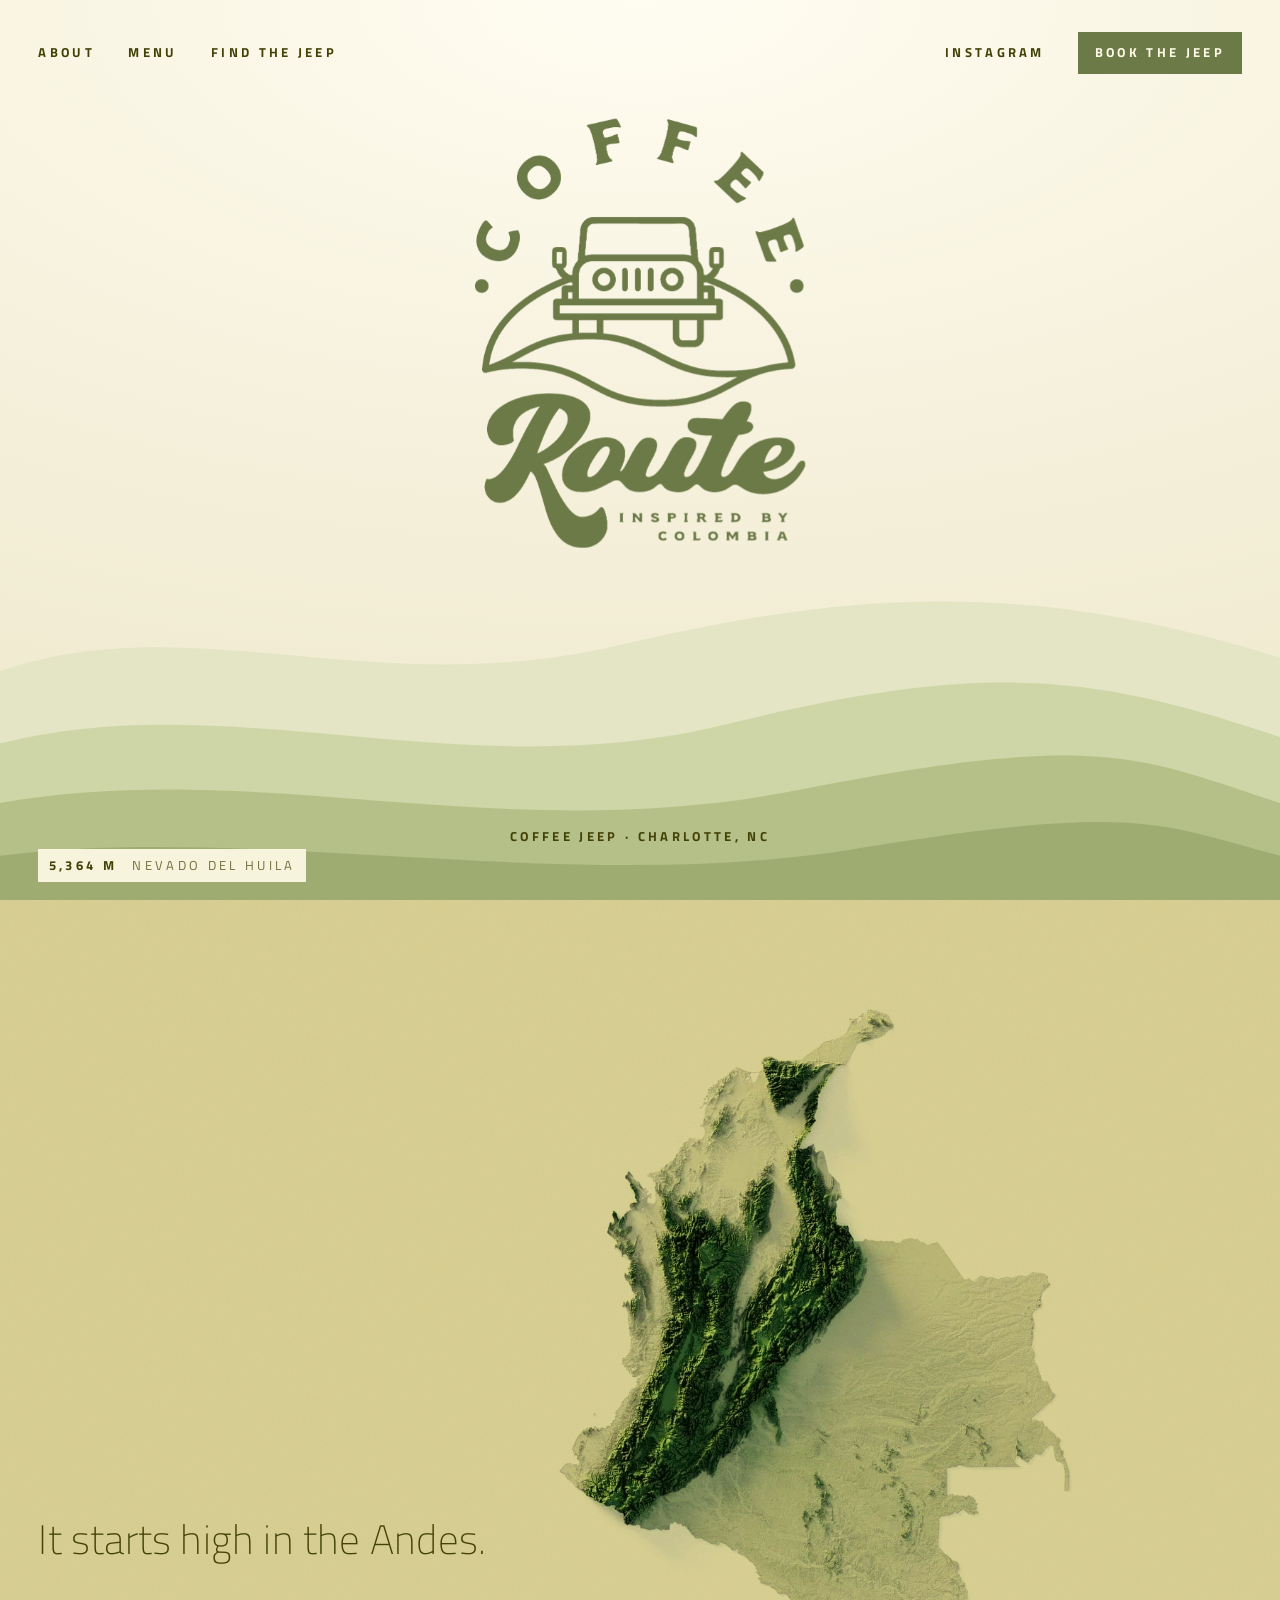
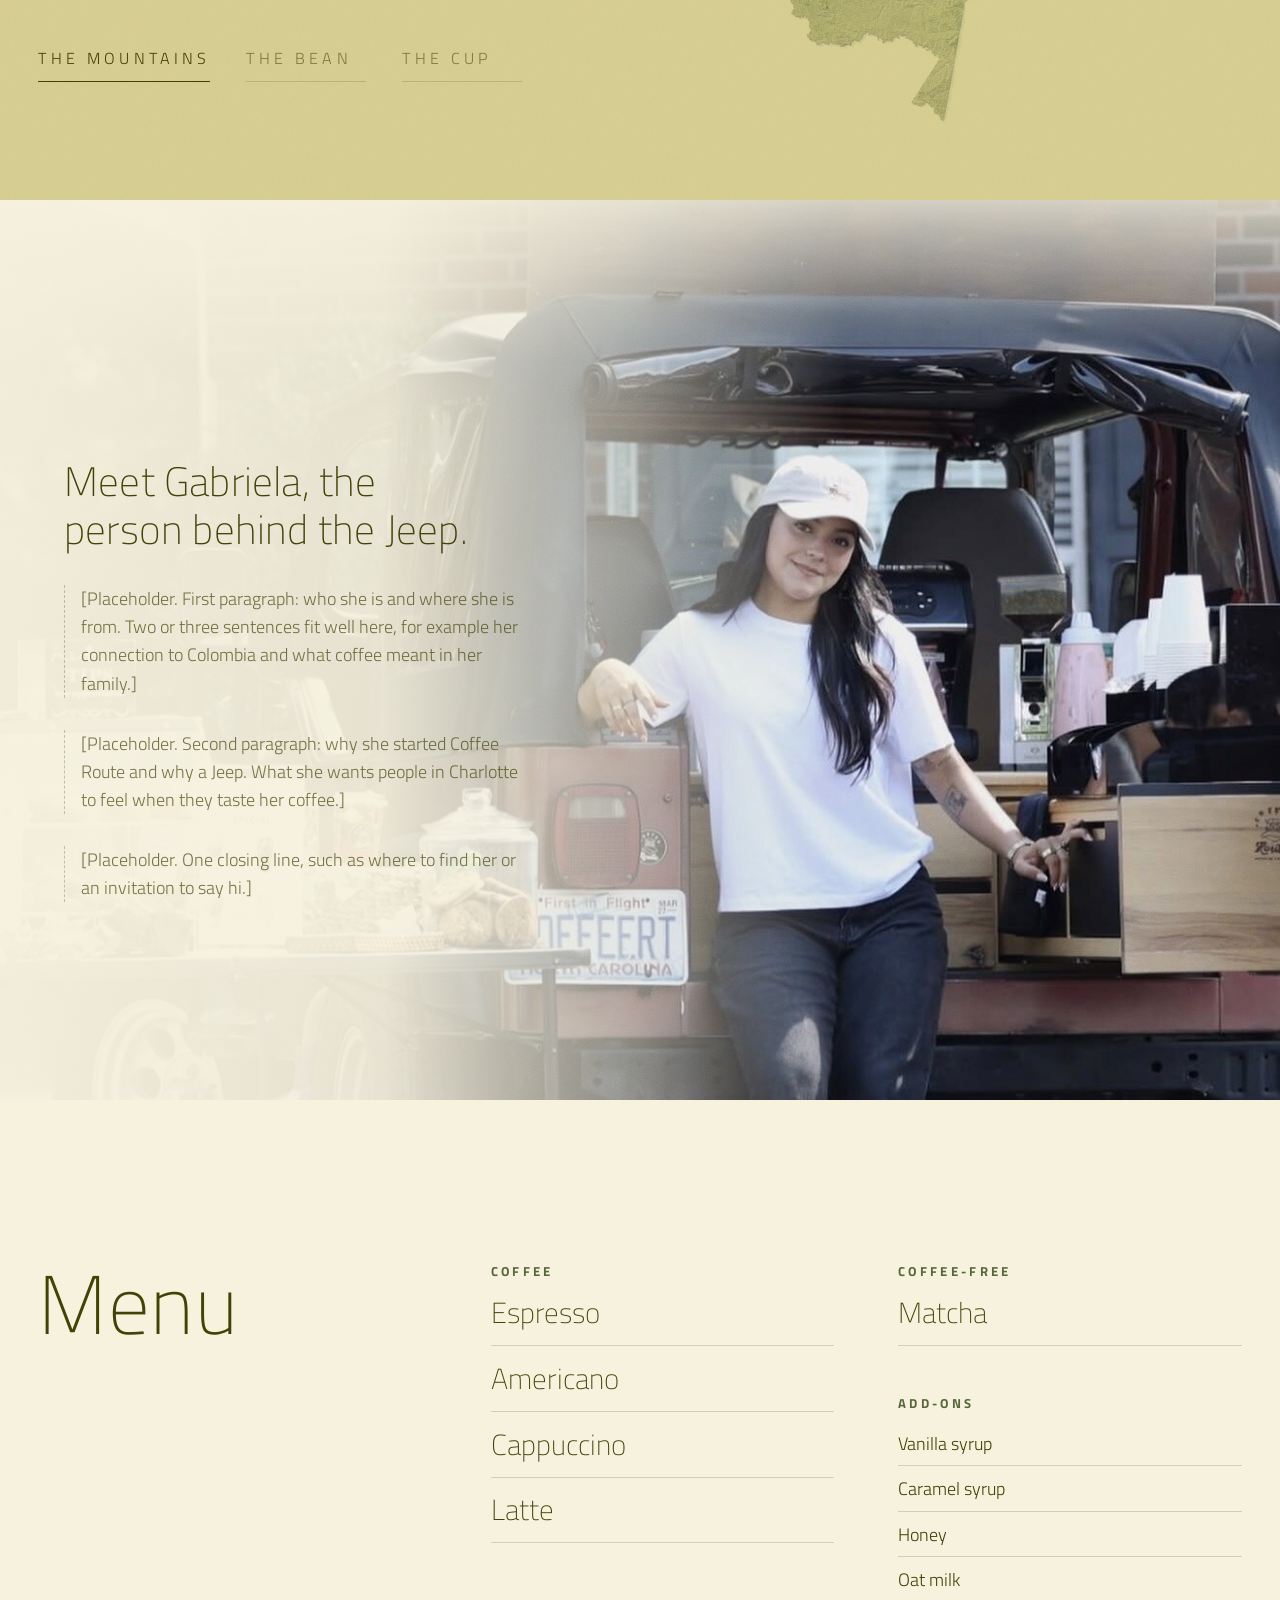
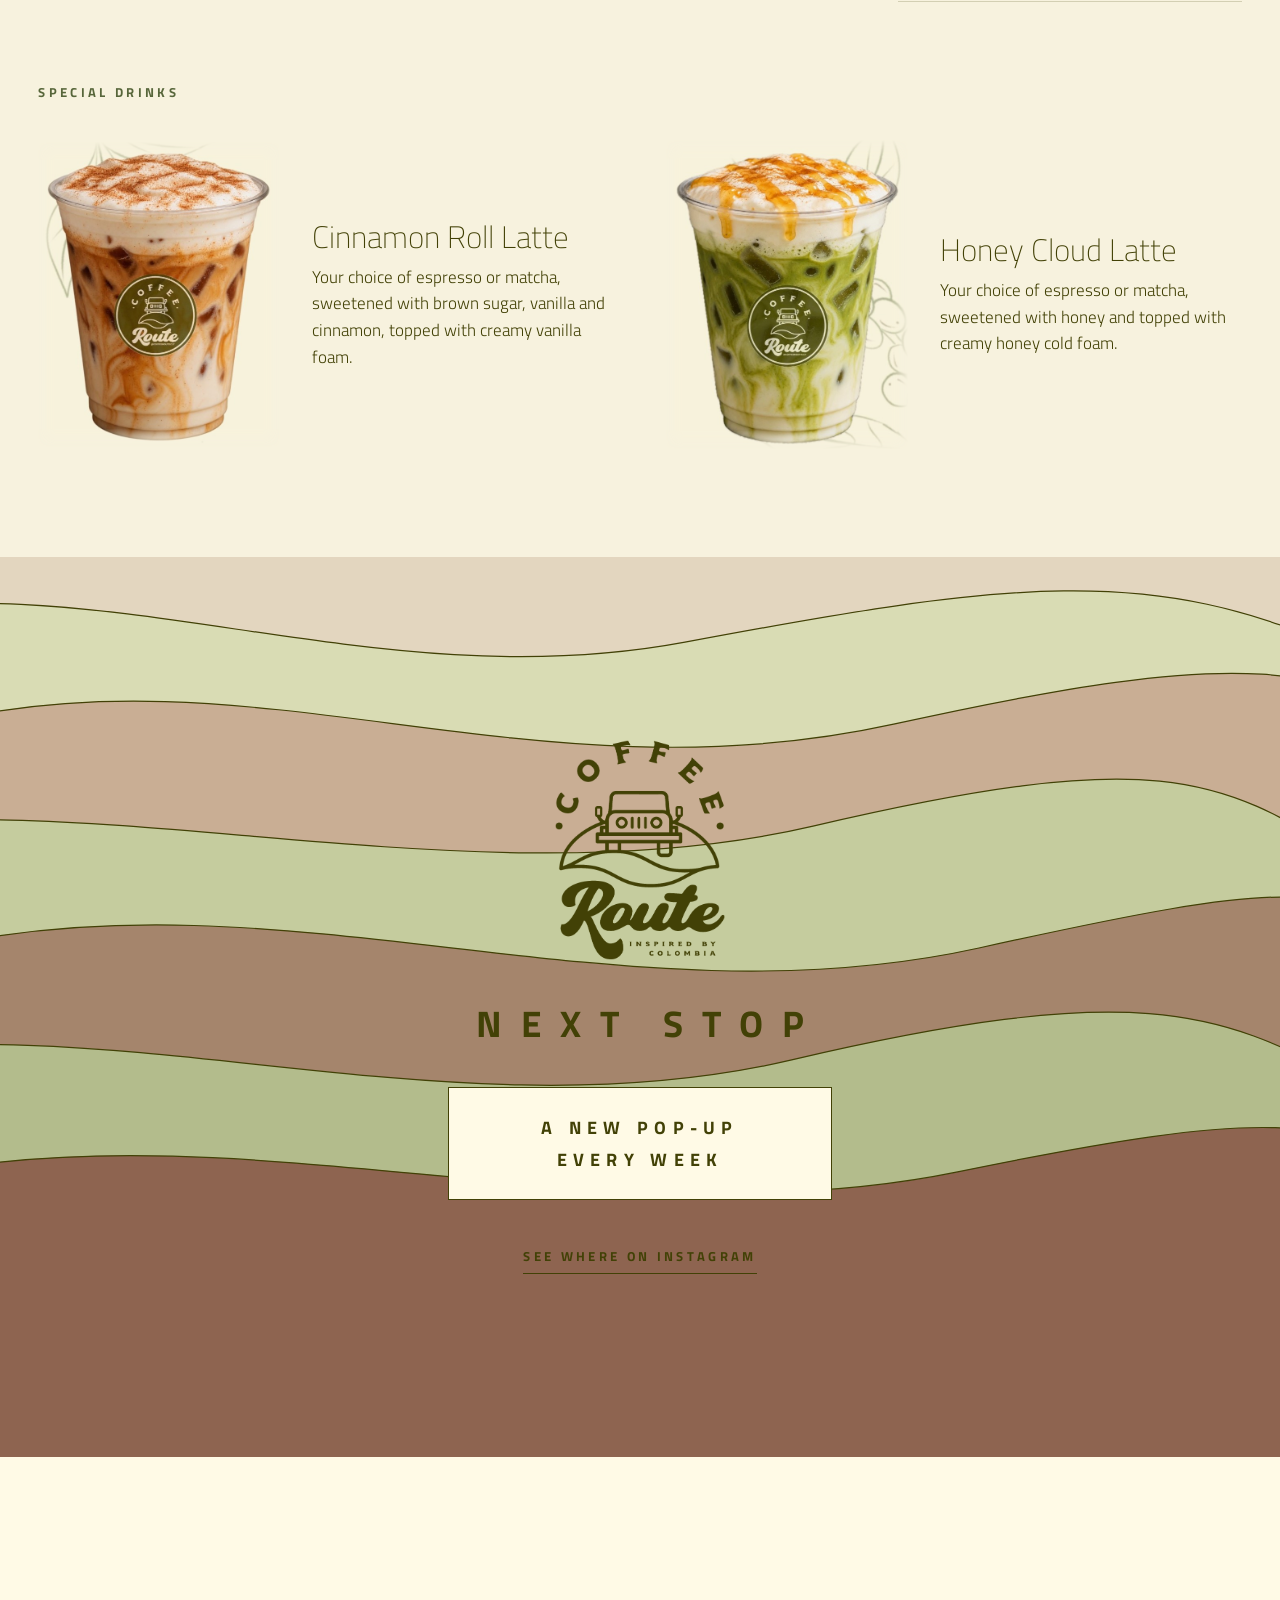
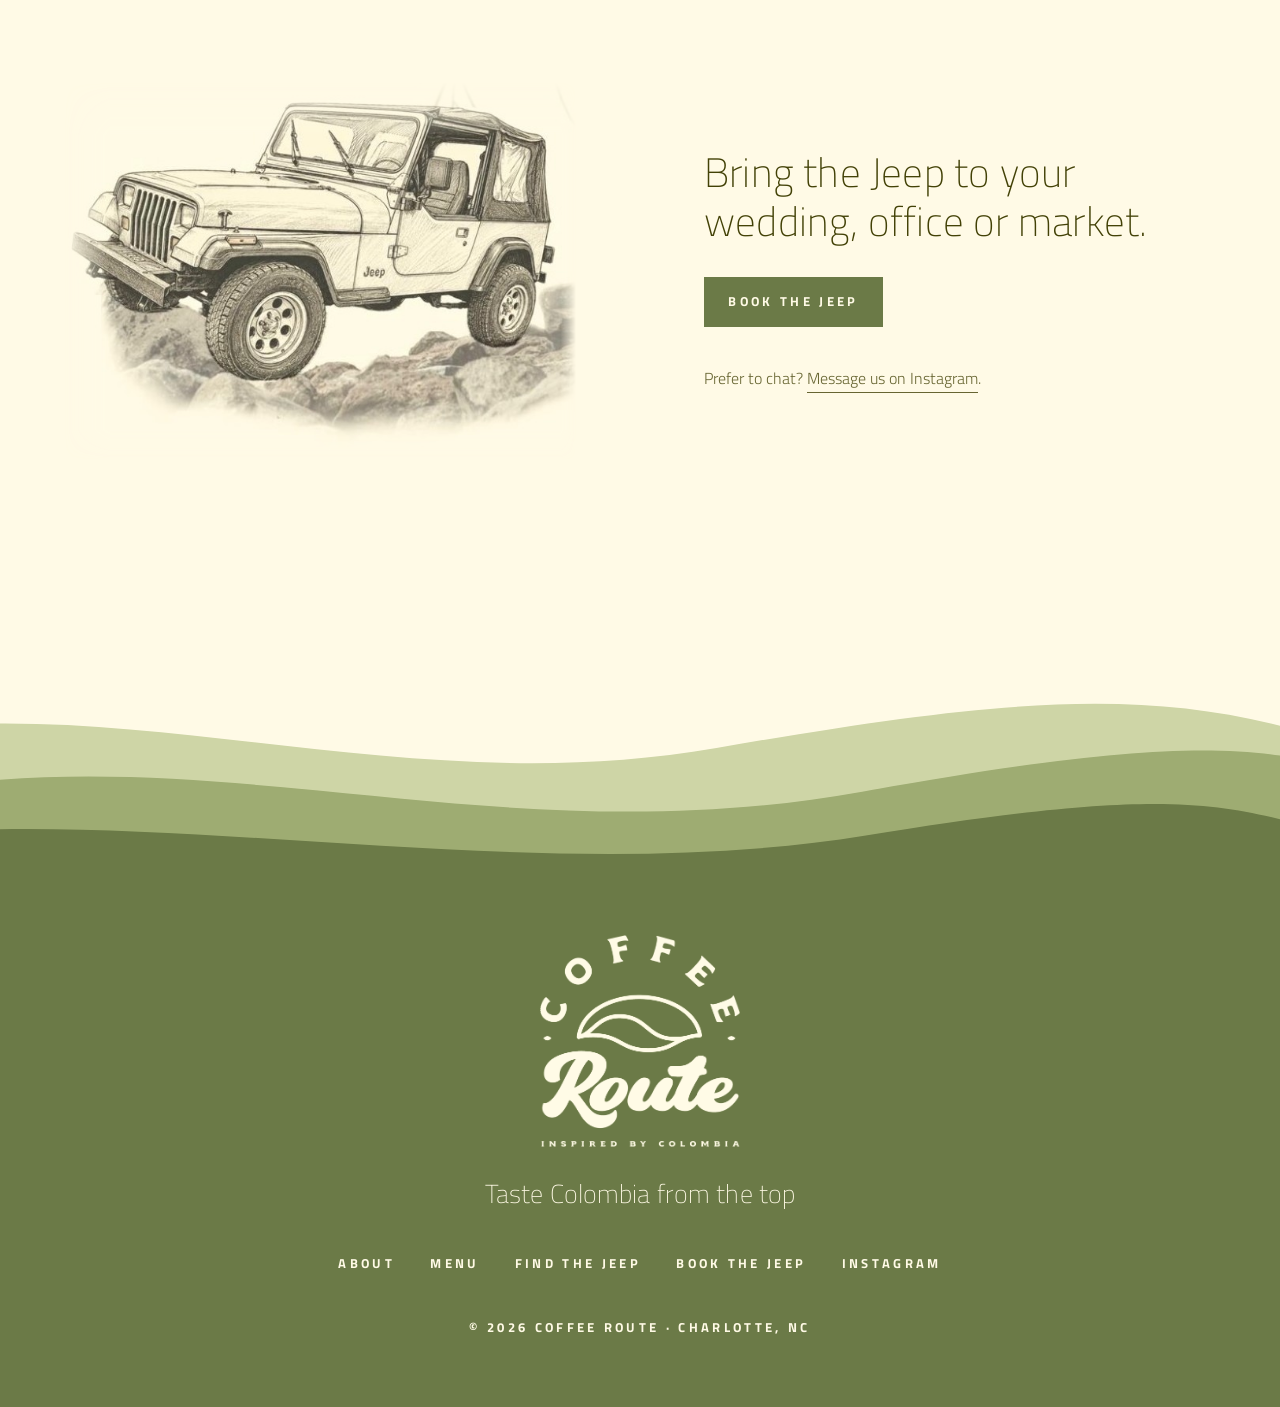
<file: index.html>
<!doctype html>
<html lang="en">
<head>
<meta charset="utf-8">
<meta name="viewport" content="width=device-width, initial-scale=1">
<title>Coffee Route — Taste Colombia From The Top</title>
<meta name="description" content="Coffee Route is a Colombian coffee Jeep popping up around Charlotte, NC. Follow the pop-ups or book the Jeep for your event.">
<meta property="og:title" content="Coffee Route — Taste Colombia From The Top">
<meta property="og:description" content="A Colombian coffee Jeep on the road in Charlotte, NC.">
<meta property="og:image" content="assets/photo-007.jpg">
<meta name="theme-color" content="#F7F2DE">
<link rel="icon" type="image/png" href="assets/logo-jeep-olive.png">
<link rel="preconnect" href="https://fonts.googleapis.com">
<link rel="preconnect" href="https://fonts.gstatic.com" crossorigin>
<link href="https://fonts.googleapis.com/css2?family=Titillium+Web:wght@200;300;400;600;700&display=swap" rel="stylesheet">
<link rel="stylesheet" href="styles.css">
</head>
<body>

<!-- Tiny fixed nav -->
<header class="nav" id="nav">
  <div class="l"><a class="label" href="#about">About</a><a class="label" href="#menu">Menu</a><a class="label" href="#find">Find<span class="wide"> the Jeep</span></a></div>
  <a class="mark" href="#top" aria-label="Coffee Route, back to top"><img class="c" src="assets/logo-jeep-cream.png" alt=""><img class="o" src="assets/logo-jeep-green.png" alt=""></a>
  <div class="r"><a class="label ig-top" href="https://www.instagram.com/coffeerouteclt/" target="_blank" rel="noopener" aria-label="Instagram"><svg class="ico" viewBox="0 0 24 24" fill="none" stroke="currentColor" stroke-width="1.8" aria-hidden="true"><rect x="3" y="3" width="18" height="18" rx="5"/><circle cx="12" cy="12" r="4.2"/><circle cx="17.3" cy="6.7" r="1" fill="currentColor" stroke="none"/></svg><span class="wide">Instagram</span></a><a class="label cta" href="book.html">Book<span class="wide"> the Jeep</span></a></div>
</header>

<!-- Altitude reading: falls from the peak to Charlotte as you scroll -->
<div class="alt label" aria-hidden="true"><b id="alt-n">5,364 m</b><span id="alt-p">Nevado del Huila</span></div>

<main id="top">

<!-- 1. HERO -->
<section class="hero" data-tone="light">
  <h1 class="logo-wrap"><img class="logo" src="assets/logo-jeep-green.png" alt="Coffee Route. Inspired by Colombia." width="935" height="1212"></h1>
  <div class="ridges" aria-hidden="true">
    <svg data-speed=".10" viewBox="0 0 1440 600" preserveAspectRatio="none"><path d="M0 250 C 220 150, 420 300, 700 210 S 1180 120, 1440 230 V600 H0Z" fill="#E3E5C4"/></svg>
    <svg data-speed=".18" viewBox="0 0 1440 600" preserveAspectRatio="none"><path d="M0 360 C 260 270, 520 430, 820 330 S 1240 260, 1440 350 V600 H0Z" fill="#CED5A6"/></svg>
    <svg data-speed=".28" viewBox="0 0 1440 600" preserveAspectRatio="none"><path d="M0 450 C 300 380, 560 520, 900 430 S 1280 380, 1440 450 V600 H0Z" fill="#B4C088"/></svg>
    <svg data-speed=".40" viewBox="0 0 1440 600" preserveAspectRatio="none"><path d="M0 530 C 280 480, 640 590, 960 520 S 1300 480, 1440 530 V600 H0Z" fill="#9EAC72"/></svg>
  </div>
  <p class="what label">Coffee Jeep · Charlotte, NC</p>
</section>

<!-- 3. STORY -->
<section class="scene story grain pale" id="story" data-tone="light">
  <div class="slide map on"><img src="assets/photo-map.jpg" alt="Relief map of Colombia's mountain ranges"></div>
  <div class="slide"><img src="assets/photo-beans.jpg" alt="Roasted coffee beans" loading="lazy"></div>
  <div class="slide"><img src="assets/photo-007.jpg" alt="A hand reaching for a Coffee Route latte" loading="lazy"></div>
  <div class="cap">
    <p class="line" id="story-line" aria-live="polite">It starts high in the Andes.</p>
    <div class="tabs" role="tablist" aria-label="Our story">
      <button class="label" role="tab" aria-selected="true"  data-line="It starts high in the Andes."><span class="wide">The </span>mountains</button>
      <button class="label" role="tab" aria-selected="false" data-line="Every bean carries its valleys and climates, warm and cold, humid and dry."><span class="wide">The </span>bean</button>
      <button class="label" role="tab" aria-selected="false" data-line="And it ends in your hand, wherever the route takes us."><span class="wide">The </span>cup</button>
    </div>
  </div>
</section>

<!-- ABOUT -->
<!-- TODO: replace the placeholder text (class "todo") with her real story. -->
<section class="events about" id="about" data-tone="light">
  <div class="pic grain"><img src="assets/photo-owner.jpg" alt="Gabriela, the owner of Coffee Route, leaning on the back of the coffee Jeep, with the espresso bar behind her" loading="lazy"></div>
  <div class="txt">
    <p class="line">Meet Gabriela, the person behind the Jeep.</p>
    <p class="todo">[Placeholder. First paragraph: who she is and where she is from. Two or three sentences fit well here, for example her connection to Colombia and what coffee meant in her family.]</p>
    <p class="todo">[Placeholder. Second paragraph: why she started Coffee Route and why a Jeep. What she wants people in Charlotte to feel when they taste her coffee.]</p>
    <p class="todo">[Placeholder. One closing line, such as where to find her or an invitation to say hi.]</p>
  </div>
</section>

<!-- 4. MENU -->
<!-- Items come from the owner's own menu. She asked for no prices on the site. -->
<section class="menu" id="menu" data-tone="light">
  <div class="head"><h2 class="line">Menu</h2></div>
  <div class="lists">
    <div class="group">
      <h3 class="label">Coffee</h3>
      <ul><li>Espresso</li><li>Americano</li><li>Cappuccino</li><li>Latte</li></ul>
    </div>
    <div class="col">
      <div class="group">
        <h3 class="label">Coffee-free</h3>
        <ul><li>Matcha</li></ul>
      </div>
      <div class="group small">
        <h3 class="label">Add-ons</h3>
        <ul><li>Vanilla syrup</li><li>Caramel syrup</li><li>Honey</li><li>Oat milk</li></ul>
      </div>
    </div>
  </div>
  <div class="specials">
    <h3 class="label">Special drinks</h3>
    <article class="special">
      <img src="assets/drink-cinnamon.jpg" alt="Iced Cinnamon Roll Latte with vanilla foam and cinnamon on top" loading="lazy" width="590" height="745">
      <div><h4>Cinnamon Roll Latte</h4><p>Your choice of espresso or matcha, sweetened with brown sugar, vanilla and cinnamon, topped with creamy vanilla foam.</p></div>
    </article>
    <article class="special">
      <img src="assets/drink-honey.jpg" alt="Iced matcha Honey Cloud Latte with honey drizzled over the foam" loading="lazy" width="600" height="765">
      <div><h4>Honey Cloud Latte</h4><p>Your choice of espresso or matcha, sweetened with honey and topped with creamy honey cold foam.</p></div>
    </article>
  </div>
</section>

<!-- 5. NEXT STOP (the brand poster) -->
<section class="stop" id="find" data-tone="light">
  <svg class="waves" viewBox="0 0 1440 900" preserveAspectRatio="none" aria-hidden="true">
    <path d="M0 90 C 260 20, 520 170, 820 110 S 1260 30, 1440 120 V1500 H0Z" fill="#D9DCB4" stroke="#424106" stroke-width="1.2" vector-effect="non-scaling-stroke"/>
    <path d="M0 220 C 300 140, 560 300, 900 220 S 1300 160, 1440 240 V1500 H0Z" fill="#C9AE94" stroke="#424106" stroke-width="1.2" vector-effect="non-scaling-stroke"/>
    <path d="M0 360 C 240 300, 620 430, 940 350 S 1320 300, 1440 380 V1500 H0Z" fill="#C5CC9E" stroke="#424106" stroke-width="1.2" vector-effect="non-scaling-stroke"/>
    <path d="M0 500 C 330 420, 640 580, 980 500 S 1300 440, 1440 520 V1500 H0Z" fill="#A5856C" stroke="#424106" stroke-width="1.2" vector-effect="non-scaling-stroke"/>
    <path d="M0 640 C 280 580, 600 720, 920 640 S 1320 590, 1440 660 V1500 H0Z" fill="#B3BC8C" stroke="#424106" stroke-width="1.2" vector-effect="non-scaling-stroke"/>
    <path d="M0 780 C 300 720, 640 850, 960 780 S 1300 730, 1440 790 V1500 H0Z" fill="#8E6450" stroke="#424106" stroke-width="1.2" vector-effect="non-scaling-stroke"/>
  </svg>
  <div class="in">
    <img class="jeep" src="assets/logo-jeep-olive.png" alt="">
    <h2 class="next">Next stop</h2>
    <p class="where">A new pop-up<br>every week</p>
    <a class="label ig" href="https://www.instagram.com/coffeerouteclt/" target="_blank" rel="noopener">See where on Instagram</a>
  </div>
</section>

<!-- 6. BOOK THE JEEP (the form itself lives on book.html) -->
<section class="events" id="events" data-tone="light">
  <div class="pic sketch"><img src="assets/jeep-sketch.jpg" alt="Pencil drawing of the Coffee Route Jeep on rocky ground" loading="lazy" width="650" height="480"></div>
  <div class="txt">
    <p class="line">Bring the Jeep to your wedding, office or market.</p>
    <a class="go label" href="book.html">Book the Jeep</a>
    <p class="alt-contact">Prefer to chat? <a href="https://www.instagram.com/coffeerouteclt/" target="_blank" rel="noopener">Message us on Instagram</a>.</p>
  </div>
</section>

</main>

<!-- 7. FOOTER -->
<footer>
  <svg viewBox="0 0 1440 220" preserveAspectRatio="none" aria-hidden="true">
    <path d="M0 60 C 260 0, 520 130, 820 70 S 1260 0, 1440 80 V520 H0Z" fill="#CED5A6"/>
    <path d="M0 120 C 300 60, 560 190, 900 120 S 1300 70, 1440 130 V520 H0Z" fill="#9EAC72"/>
    <path d="M0 175 C 280 130, 640 230, 960 170 S 1300 140, 1440 180 V1400 H0Z" fill="#6B7A47"/>
  </svg>
  <div class="in">
    <img class="logo" src="assets/logo-cream.png" alt="Coffee Route. Inspired by Colombia.">
    <p class="line slogan">Taste Colombia from the top</p>
    <nav aria-label="Footer">
      <a class="label" href="#about">About</a>
      <a class="label" href="#menu">Menu</a>
      <a class="label" href="#find">Find the Jeep</a>
      <a class="label" href="book.html">Book the Jeep</a>
      <a class="label" href="https://www.instagram.com/coffeerouteclt/" target="_blank" rel="noopener">Instagram</a>
    </nav>
    <p class="label">© <span id="yr"></span> Coffee Route · Charlotte, NC</p>
  </div>
</footer>

<script>
  document.getElementById('yr').textContent = new Date().getFullYear();

  // Altitude: Nevado del Huila (5,364 m) at the top of the page, Charlotte (229 m) at the bottom.
  const TOP = 5364, BOTTOM = 229;
  const altN = document.getElementById('alt-n'), altP = document.getElementById('alt-p');
  const nav = document.getElementById('nav');
  const ridges = [...document.querySelectorAll('.ridges svg')];
  const stop = document.getElementById('find'), waves = [...stop.querySelectorAll('.waves path')];
  // The first screen's scroll motion runs in CSS where the browser supports it (smooth on phones).
  // This script only moves the hills on mouse devices that lack that support.
  const cssScroll = CSS.supports('animation-timeline: scroll()');
  const mouse = matchMedia('(hover: hover) and (pointer: fine)').matches;
  const still = matchMedia('(prefers-reduced-motion: reduce)').matches;
  const altEl = document.querySelector('.alt');
  const toneAt = y => [...document.querySelectorAll('[data-tone="light"]')].some(el => { const r = el.getBoundingClientRect(); return r.top <= y && r.bottom > y; });
  let ticking = false;
  function frame(){
    ticking = false;
    const max = document.documentElement.scrollHeight - innerHeight;
    const t = max > 0 ? Math.min(1, Math.max(0, scrollY / max)) : 0;
    const m = Math.round(TOP - (TOP - BOTTOM) * t);
    altN.textContent = m.toLocaleString('en-US') + ' m';
    altP.textContent = t < .04 ? 'Nevado del Huila' : t > .96 ? 'Charlotte, NC' : 'Descending';
    nav.classList.toggle('past', scrollY > innerHeight * .6);
    nav.classList.toggle('light', toneAt(34));
    altEl.classList.toggle('light', toneAt(innerHeight - 28));
    // On phones the altitude chip steps aside wherever it would sit on top of text
    const overText = [...document.querySelectorAll('.about .txt > *, .menu, #events .txt, footer .in')].some(el => { const r = el.getBoundingClientRect(); return r.top < innerHeight - 8 && r.bottom > innerHeight - 60; });
    altEl.classList.toggle('away', overText);
    // Next Stop poster: each wavy layer drifts at its own speed while the section is on screen
    if (!still) {
      const r = stop.getBoundingClientRect();
      if (r.bottom > 0 && r.top < innerHeight) {
        const t = (r.top + r.height / 2 - innerHeight / 2) / innerHeight;   // 1 entering, 0 centered, -1 leaving
        waves.forEach((w, i) => w.setAttribute('transform', `translate(${(t * (i % 2 ? -1 : 1) * 70).toFixed(1)} ${(t * (30 + i * 34)).toFixed(1)})`));
      }
    }
    if (!still && !cssScroll && mouse && scrollY < innerHeight * 1.2)
      ridges.forEach(r => r.style.transform = `translateY(${scrollY * parseFloat(r.dataset.speed)}px)`);
  }
  addEventListener('scroll', () => { if (!ticking) { ticking = true; requestAnimationFrame(frame); } }, {passive:true});
  addEventListener('resize', frame);
  frame();

  // Story tabs: tap one, or let them play. The line under the current tab fills up, then the next slide shows.
  const story = document.getElementById('story');
  const tabs = [...document.querySelectorAll('.tabs button')];
  const slides = [...document.querySelectorAll('.story .slide')];
  const line = document.getElementById('story-line');
  function showSlide(i) {
    tabs.forEach((x, j) => x.setAttribute('aria-selected', j === i));
    slides.forEach((s, j) => s.classList.toggle('on', j === i));
    story.classList.toggle('pale', i === 0);                    // the map slide is pale, the photo slides are dark
    if (i === 0) story.dataset.tone = 'light'; else delete story.dataset.tone;
    line.textContent = tabs[i].dataset.line;
    frame();
  }
  tabs.forEach((b, i) => {
    b.addEventListener('click', () => showSlide(i));
    b.addEventListener('animationend', () => showSlide((i + 1) % tabs.length));   // timer line is full: next slide
  });
  // Only play while the story is on screen, and never for visitors who ask for reduced motion
  if (!still) new IntersectionObserver(es => story.classList.toggle('playing', es[0].isIntersecting), {threshold: .5}).observe(story);

  // Footer waves drift as the footer scrolls into view (off for visitors who ask for reduced motion)
  (() => {
    const svg = document.querySelector('footer svg'), layers = [...svg.querySelectorAll('path')];
    if (matchMedia('(prefers-reduced-motion: reduce)').matches) return;
    let queued = false;
    const move = () => {
      queued = false;
      const r = svg.getBoundingClientRect();
      if (r.bottom < 0 || r.top > innerHeight) return;
      const t = (r.top + r.height / 2 - innerHeight / 2) / innerHeight;   // about .5 when entering, falling as you scroll on
      layers.forEach((l, i) => l.setAttribute('transform', `translate(${(t * (i % 2 ? -1 : 1) * 150).toFixed(1)} ${(t * (12 + i * 16)).toFixed(1)})`));
    };
    addEventListener('scroll', () => { if (!queued) { queued = true; requestAnimationFrame(move); } }, {passive: true});
    addEventListener('resize', move);
    move();
  })();
</script>
</body>
</html>
</file>
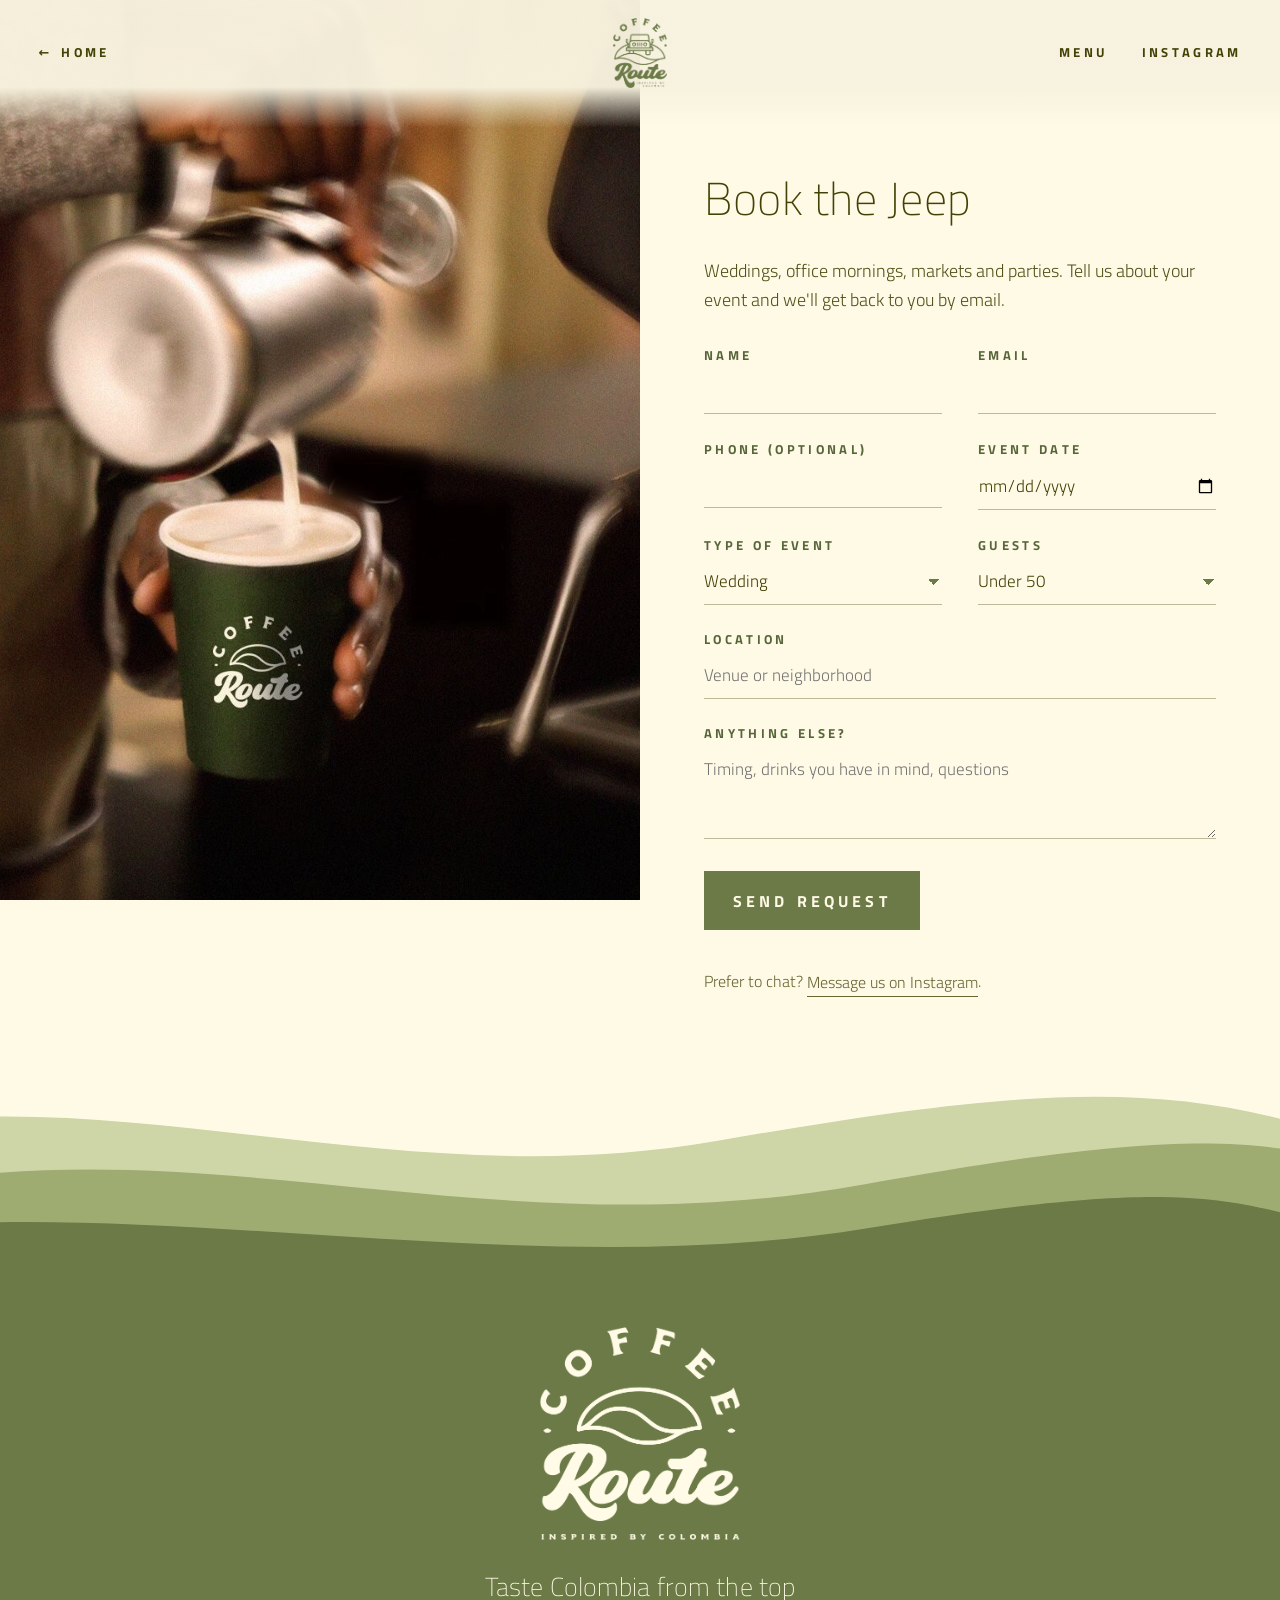
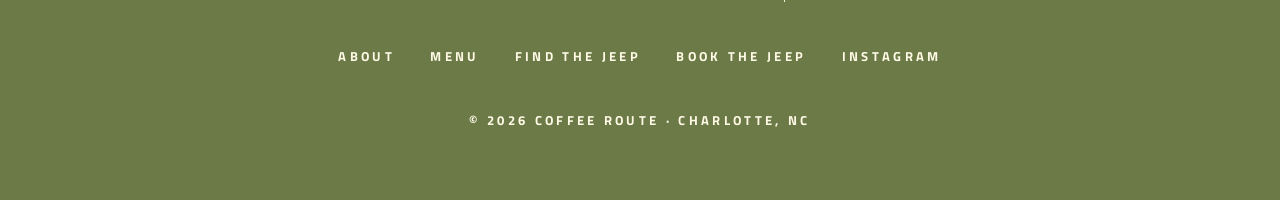
<file: book.html>
<!doctype html>
<html lang="en">
<head>
<meta charset="utf-8">
<meta name="viewport" content="width=device-width, initial-scale=1">
<title>Book the Jeep — Coffee Route</title>
<meta name="description" content="Book the Coffee Route Jeep for your wedding, office, market or party in and around Charlotte, NC.">
<meta property="og:title" content="Book the Coffee Route Jeep">
<meta property="og:description" content="Colombian coffee served from a Jeep at your event in Charlotte, NC.">
<meta property="og:image" content="assets/photo-005.jpg">
<meta name="theme-color" content="#F7F2DE">
<link rel="icon" type="image/png" href="assets/logo-jeep-olive.png">
<link rel="preconnect" href="https://fonts.googleapis.com">
<link rel="preconnect" href="https://fonts.gstatic.com" crossorigin>
<link href="https://fonts.googleapis.com/css2?family=Titillium+Web:wght@200;300;400;600;700&display=swap" rel="stylesheet">
<link rel="stylesheet" href="styles.css">
</head>
<body class="bookpage">

<header class="nav past light" id="nav">
  <div class="l"><a class="label back" href="index.html"><span aria-hidden="true">←</span> Home</a></div>
  <a class="mark" href="index.html" aria-label="Coffee Route home"><img class="c" src="assets/logo-jeep-cream.png" alt=""><img class="o" src="assets/logo-jeep-green.png" alt=""></a>
  <div class="r"><a class="label" href="index.html#menu">Menu</a><a class="label ig-top" href="https://www.instagram.com/coffeerouteclt/" target="_blank" rel="noopener" aria-label="Instagram"><svg class="ico" viewBox="0 0 24 24" fill="none" stroke="currentColor" stroke-width="1.8" aria-hidden="true"><rect x="3" y="3" width="18" height="18" rx="5"/><circle cx="12" cy="12" r="4.2"/><circle cx="17.3" cy="6.7" r="1" fill="currentColor" stroke="none"/></svg><span class="wide">Instagram</span></a></div>
</header>

<main>
<section class="events" id="events" data-tone="light">
  <!-- TODO: placeholder photo. Replace with a real photo of the Jeep at an event. -->
  <div class="pic grain"><img src="assets/photo-005.jpg" alt="Barista pouring steamed milk into a green Coffee Route cup"></div>
  <div class="txt">
    <h1 class="line">Book the Jeep</h1>
    <p class="intro">Weddings, office mornings, markets and parties. Tell us about your event and we'll get back to you by email.</p>
    <!-- Booking form: sends to api/book.js, our own mini server, which emails the owner. -->
    <form class="book" id="book" novalidate>
      <div><label class="label" for="b-name">Name</label><input aria-describedby="b-name-err" id="b-name" name="name" autocomplete="name" required><p class="ferr" id="b-name-err" role="alert"></p></div>
      <div><label class="label" for="b-email">Email</label><input aria-describedby="b-email-err" id="b-email" name="email" type="email" autocomplete="email" required><p class="ferr" id="b-email-err" role="alert"></p></div>
      <div><label class="label" for="b-phone">Phone (optional)</label><input id="b-phone" name="phone" type="tel" autocomplete="tel"></div>
      <div><label class="label" for="b-date">Event date</label><input aria-describedby="b-date-err" id="b-date" name="event_date" type="date" required><p class="ferr" id="b-date-err" role="alert"></p></div>
      <div><label class="label" for="b-type">Type of event</label>
        <select id="b-type" name="event_type"><option>Wedding</option><option>Office or corporate</option><option>Market or festival</option><option>Private party</option><option>Something else</option></select></div>
      <div><label class="label" for="b-guests">Guests</label>
        <select id="b-guests" name="guests"><option>Under 50</option><option>50 to 100</option><option>100 to 200</option><option>More than 200</option></select></div>
      <div class="full"><label class="label" for="b-where">Location</label><input aria-describedby="b-where-err" id="b-where" name="location" placeholder="Venue or neighborhood" required><p class="ferr" id="b-where-err" role="alert"></p></div>
      <div class="full"><label class="label" for="b-msg">Anything else?</label><textarea id="b-msg" name="message" placeholder="Timing, drinks you have in mind, questions"></textarea></div>
      <input class="hp" type="checkbox" name="botcheck" tabindex="-1" autocomplete="off" aria-hidden="true">
      <div class="full row"><button class="label" type="submit">Send request</button><p class="msg" id="b-status" role="status" aria-live="polite"></p></div>
    </form>
    <div class="done" id="book-done" hidden>
      <p class="line">Thank you. Your request is on its way.</p>
      <p>We'll reply by email, usually within a couple of days.</p>
    </div>
    <p class="alt-contact">Prefer to chat? <a href="https://www.instagram.com/coffeerouteclt/" target="_blank" rel="noopener">Message us on Instagram</a>.</p>
  </div>
</section>
</main>

<footer>
  <svg viewBox="0 0 1440 220" preserveAspectRatio="none" aria-hidden="true">
    <path d="M0 60 C 260 0, 520 130, 820 70 S 1260 0, 1440 80 V520 H0Z" fill="#CED5A6"/>
    <path d="M0 120 C 300 60, 560 190, 900 120 S 1300 70, 1440 130 V520 H0Z" fill="#9EAC72"/>
    <path d="M0 175 C 280 130, 640 230, 960 170 S 1300 140, 1440 180 V1400 H0Z" fill="#6B7A47"/>
  </svg>
  <div class="in">
    <img class="logo" src="assets/logo-cream.png" alt="Coffee Route. Inspired by Colombia.">
    <p class="line slogan">Taste Colombia from the top</p>
    <nav aria-label="Footer">
      <a class="label" href="index.html#about">About</a>
      <a class="label" href="index.html#menu">Menu</a>
      <a class="label" href="index.html#find">Find the Jeep</a>
      <a class="label" href="book.html">Book the Jeep</a>
      <a class="label" href="https://www.instagram.com/coffeerouteclt/" target="_blank" rel="noopener">Instagram</a>
    </nav>
    <p class="label">© <span id="yr"></span> Coffee Route · Charlotte, NC</p>
  </div>
</footer>

<script>
  // Always open this page at the top (some browsers and previews keep the previous page's scroll position)
  if (!location.hash) { try { history.scrollRestoration = 'manual'; } catch (e) {} scrollTo(0, 0); addEventListener('pageshow', () => scrollTo(0, 0)); }

  document.getElementById('yr').textContent = new Date().getFullYear();

  // ---- Booking form ----
  // Sends each request to our own mini server (api/book.js), which emails the owner.
  const book = document.getElementById('book'), bStatus = document.getElementById('b-status');
  const say = (t, err) => { bStatus.textContent = t; bStatus.classList.toggle('err', !!err); };

  // A properly written email: name@domain.ending, no spaces, no double dots
  const emailOk = v => /^[A-Za-z0-9._%+-]+@([A-Za-z0-9-]+\.)+[A-Za-z]{2,}$/.test(v) && !v.includes('..');
  const today = () => { const d = new Date(); d.setMinutes(d.getMinutes() - d.getTimezoneOffset()); return d.toISOString().slice(0, 10); };

  // One rule per required field. Each returns the message to show, or '' if the field is fine.
  const rules = {
    'b-name':  v => v ? '' : 'Please enter your name.',
    'b-email': v => !v ? 'Please enter your email address.'
                 : !v.includes('@') ? 'This email is missing an @. It should look like name@example.com.'
                 : emailOk(v) ? '' : 'This doesn’t look like a full email address. It should look like name@example.com.',
    'b-date':  v => !v ? 'Please choose the date of your event.'
                 : v < today() ? 'That date has already passed. Please choose a future date.' : '',
    'b-where': v => v ? '' : 'Please tell us where the event will be.'
  };
  const showError = (el, msg) => {
    document.getElementById(el.id + '-err').textContent = msg;
    if (msg) el.setAttribute('aria-invalid', 'true'); else el.removeAttribute('aria-invalid');
  };
  const check = el => { const msg = rules[el.id](el.value.trim()); showError(el, msg); return !msg; };

  Object.keys(rules).forEach(id => {
    const el = document.getElementById(id);
    el.addEventListener('blur', () => check(el));                       // leaving a field: say what is wrong
    el.addEventListener('input', () => { if (el.hasAttribute('aria-invalid')) check(el); }); // fixing it: clear the message
  });

  book.addEventListener('submit', async e => {
    e.preventDefault();
    const bad = Object.keys(rules).map(id => document.getElementById(id)).filter(el => !check(el));
    if (bad.length) { say('Please fix the highlighted ' + (bad.length > 1 ? 'fields' : 'field') + ' above.', true); bad[0].focus(); return; }

    const btn = book.querySelector('button'); btn.disabled = true; say('Sending…');
    try {
      const res = await fetch('/api/book', {
        method: 'POST',
        headers: {'Content-Type': 'application/json'},
        body: JSON.stringify(Object.fromEntries(new FormData(book)))
      });
      const out = await res.json().catch(() => ({}));
      if (res.status === 400 && out.error) {       // the server found a problem with what was typed
        btn.disabled = false;
        const emailEl = document.getElementById('b-email');
        if (out.field === 'email') { showError(emailEl, out.error); emailEl.focus(); say('Please fix the highlighted field above.', true); }
        else say(out.error, true);
        return;
      }
      if (!res.ok || !out.ok) throw new Error(out.error || 'Send failed');
      book.hidden = true; document.getElementById('book-done').hidden = false;
    } catch (err) {
      btn.disabled = false;
      say('Your request did not send. Please try again, or message us on Instagram.', true);
    }
  });

  // Footer waves drift as the footer scrolls into view (off for visitors who ask for reduced motion)
  (() => {
    const svg = document.querySelector('footer svg'), layers = [...svg.querySelectorAll('path')];
    if (matchMedia('(prefers-reduced-motion: reduce)').matches) return;
    let queued = false;
    const move = () => {
      queued = false;
      const r = svg.getBoundingClientRect();
      if (r.bottom < 0 || r.top > innerHeight) return;
      const t = (r.top + r.height / 2 - innerHeight / 2) / innerHeight;   // about .5 when entering, falling as you scroll on
      layers.forEach((l, i) => l.setAttribute('transform', `translate(${(t * (i % 2 ? -1 : 1) * 150).toFixed(1)} ${(t * (12 + i * 16)).toFixed(1)})`));
    };
    addEventListener('scroll', () => { if (!queued) { queued = true; requestAnimationFrame(move); } }, {passive: true});
    addEventListener('resize', move);
    move();
  })();
</script>
</body>
</html>
</file>
<file: styles.css>
/* Coffee Route: shared styles for every page */
/* Layout idea: a descent. Full-bleed scenes stacked like mountain ridges,
   the logo as the star, very few words, an altitude reading that falls as you scroll. */
:root{
  /* Brand colors, Manual de Marca p.14 */
  --forest:#263000;
  --olive:#424106;
  --sage:#707C4F;
  --sand:#D4CB8C;
  --cream:#FFFBE6;
  --bean:#6D4930;
  --night:#161c00;            /* forest, deepened for the hero sky */
  --font:"Titillium Web", "Trebuchet MS", system-ui, sans-serif;
  --pad:clamp(16px, 3vw, 40px);
}
*{box-sizing:border-box;margin:0;padding:0}
html{scroll-behavior:smooth}
body{font-family:var(--font);font-weight:300;color:var(--olive);background:var(--forest);line-height:1.5;-webkit-font-smoothing:antialiased;overflow-x:hidden}
img{max-width:100%;display:block}
[hidden]{display:none!important}
a{color:inherit;text-decoration:none}
:focus-visible{outline:1px solid currentColor;outline-offset:4px}

/* The one small-text style used everywhere (like the tracked caps on the brand's t-shirt and cards) */
.label{font-weight:700;font-size:.8rem;letter-spacing:.26em;text-transform:uppercase}
.line{font-weight:200;font-size:clamp(1.5rem,3.2vw,2.9rem);line-height:1.18;letter-spacing:.005em;text-wrap:balance}

/* Warm film grain over photos (brand photo style: movement, not "HD") */
.grain::after{content:"";position:absolute;inset:0;pointer-events:none;opacity:.2;mix-blend-mode:overlay;z-index:3;
  background-image:url("data:image/svg+xml,%3Csvg xmlns='http://www.w3.org/2000/svg' width='180' height='180'%3E%3Cfilter id='n'%3E%3CfeTurbulence type='fractalNoise' baseFrequency='.85' numOctaves='3' stitchTiles='stitch'/%3E%3C/filter%3E%3Crect width='100%25' height='100%25' filter='url(%23n)'/%3E%3C/svg%3E")}

@media (pointer:coarse){ .grain::after{mix-blend-mode:normal;opacity:.05} }

/* ---------- Fixed chrome: tiny nav, mark, altitude ---------- */
.nav{position:fixed;inset:0 0 auto 0;z-index:40;display:grid;grid-template-columns:1fr auto 1fr;align-items:center;padding:18px var(--pad);color:var(--cream);transition:color .35s;pointer-events:none}
.nav.light,.alt.light{color:var(--olive)}
.nav::before{content:"";position:absolute;inset:0 0 -22px 0;z-index:-1;opacity:0;transition:opacity .35s;background:linear-gradient(180deg,rgba(22,28,0,.97) 68%,rgba(22,28,0,0))}
.nav.light::before{background:linear-gradient(180deg,rgba(255,251,230,.98) 68%,rgba(255,251,230,0))}
.nav.past::before{opacity:1}
.nav a{pointer-events:auto;padding:1.1em 0}
.nav .cta{background:var(--sand);color:var(--forest);padding:.9em 1.3em;transition:background .25s,color .25s}
.nav .cta:hover{background:var(--cream)}
.nav.light .cta{background:var(--olive);color:var(--cream)}
.nav.light .cta:hover{background:var(--forest)}
.nav .l,.nav .r{display:flex;align-items:center;gap:clamp(14px,2.6vw,36px)}
.nav .r{justify-content:flex-end}
.nav .mark{width:54px;opacity:0;transition:opacity .4s}
.nav.past .mark{opacity:1}
.nav .mark{position:relative;padding:0}
.nav .mark img{transition:opacity .35s}
.nav .mark img.o{position:absolute;inset:0;opacity:0}
.nav.light .mark img.c{opacity:0}
.nav.light .mark img.o{opacity:1}
.alt{position:fixed;left:var(--pad);bottom:18px;z-index:40;color:var(--cream);transition:color .35s,opacity .3s;pointer-events:none;display:flex;gap:1.2em;align-items:baseline}
.alt.away{opacity:0}
.alt b{font-variant-numeric:tabular-nums;font-weight:700}
.alt span{font-weight:400;opacity:.75}

/* ---------- 1. Hero: the logo above the ridges ---------- */
.hero{position:relative;height:100svh;min-height:560px;overflow:hidden;color:var(--cream);
  background:radial-gradient(120% 80% at 50% 0%, #37440a 0%, var(--forest) 45%, var(--night) 100%)}
.hero .what{position:absolute;left:0;right:0;bottom:6vh;z-index:6;text-align:center;color:var(--sand);padding:0 var(--pad)}
.hero .logo-wrap{position:absolute;left:50%;top:37%;width:min(60vw,37svh,340px);transform:translate(-50%,-50%);z-index:2;margin:0}
.hero .logo{display:block;width:100%;height:auto}
/* The Jeep comes over the hill. Both motions use only "transform" with sizes relative to the logo itself,
   so the phone's graphics chip can run them without the page having to re-lay-out. */
@media (prefers-reduced-motion:no-preference){
  .hero .logo-wrap{animation:overhill 1.6s cubic-bezier(.2,.75,.2,1) .15s both;will-change:transform}
  @keyframes overhill{from{transform:translate(-50%,130%)}to{transform:translate(-50%,-50%)}}
  /* On scroll the logo sinks back behind the hills and the hills drift, tied directly to the scroll position */
  @supports (animation-timeline: scroll()){
    .hero .logo{animation:sink linear both;animation-timeline:scroll(root);animation-range:0px 100vh}
    @keyframes sink{to{transform:translateY(120%)}}
    .ridges svg{animation:drift linear both;animation-timeline:scroll(root);animation-range:0px 100vh}
    .ridges svg:nth-child(1){--d:10vh}.ridges svg:nth-child(2){--d:18vh}.ridges svg:nth-child(3){--d:28vh}.ridges svg:nth-child(4){--d:40vh}
    @keyframes drift{to{transform:translateY(var(--d))}}
  }
}
.ridges{position:absolute;inset:0;z-index:4;pointer-events:none}
.ridges svg{position:absolute;left:0;bottom:-2px;width:100%;height:44%;will-change:transform}

/* ---------- 2. Full-bleed photo scenes ---------- */
.scene{position:relative;min-height:100svh;overflow:hidden;color:var(--cream);display:flex;align-items:flex-end;background:var(--night)}
.scene > img.bg{position:absolute;inset:0;width:100%;height:100%;object-fit:cover}
.scene::before{content:"";position:absolute;inset:0;z-index:2;background:linear-gradient(180deg,rgba(22,28,0,.55) 0%,rgba(22,28,0,0) 30%,rgba(22,28,0,0) 50%,rgba(22,28,0,.8) 100%)}
.scene .cap{position:relative;z-index:5;width:100%;padding:0 var(--pad) clamp(70px,11vh,120px);max-width:60rem}
.scene .cap .label{display:block;margin-bottom:1.2rem;color:var(--sand)}

/* ---------- 3. Story: three scenes, one sentence each ---------- */
.story .slide{position:absolute;inset:0;opacity:0;transition:opacity .9s ease}
.story .slide.on{opacity:1}
.story .slide img{width:100%;height:100%;object-fit:cover}
/* The map slide is pale: the whole relief of Colombia at its real size, blended into sand */
.story .slide.map{background:var(--sand)}
.story .slide.map img{object-fit:contain;object-position:82% 50%;padding:7vh 0 5vh;mix-blend-mode:multiply;filter:brightness(1.06) contrast(1.04)}
.story{transition:color .6s}
.story::before{transition:opacity .9s}
.story.pale{color:var(--olive)}
.story.pale::before{opacity:0}
.story.pale .cap .label{color:var(--olive)}
.story.pale .tabs button{color:var(--olive);border-bottom-color:rgba(66,65,6,.3)}
.story.pale .tabs button[aria-selected="true"]{border-bottom-color:var(--olive)}
.story .cap p{min-height:2.4em}
.tabs{display:flex;gap:clamp(18px,3vw,36px);margin-top:2rem;flex-wrap:wrap}
.tabs button{font:inherit;background:none;border:0;color:var(--cream);cursor:pointer;padding:0 0 .7rem;border-bottom:1px solid rgba(255,251,230,.3);opacity:.6;transition:opacity .3s,border-color .3s;min-width:7.5rem;text-align:left}
.tabs button[aria-selected="true"]{opacity:1;border-color:var(--cream)}
.tabs button{position:relative}
.tabs button::after{content:"";position:absolute;left:0;bottom:-2px;height:2px;width:0;background:currentColor}
.story.playing .tabs button[aria-selected="true"]{border-bottom-color:color-mix(in srgb,currentColor 30%,transparent)}
.story.playing .tabs button[aria-selected="true"]::after{animation:tabfill 6s linear forwards}
@keyframes tabfill{to{width:100%}}

/* ---------- 4. Menu: just type ---------- */
.menu{background:var(--cream);color:var(--olive);padding:clamp(90px,14vh,170px) var(--pad) clamp(80px,12vh,150px)}
.menu .head{display:flex;justify-content:space-between;align-items:baseline;gap:1rem;margin-bottom:clamp(36px,6vh,70px)}
/* desktop: big heading on the left, the list filling the right two thirds, lined up with the top menu's edges */
@media (min-width:961px){
  .menu{padding-top:clamp(150px,18vh,190px);display:grid;grid-template-columns:1fr 2fr;column-gap:clamp(40px,6vw,110px);align-items:start}
  .menu .head{margin:0}
  .menu .head .line{font-size:clamp(3rem,6.5vw,6rem);line-height:1}
  .menu li:first-child{padding-top:.2em}
  .menu li span:first-child{font-size:clamp(1.5rem,2.5vw,2.3rem)}
}
.menu ul{list-style:none}
.menu li{break-inside:avoid;display:flex;justify-content:space-between;align-items:baseline;gap:1rem;padding:.55em 0;border-bottom:1px solid rgba(66,65,6,.22)}
.menu li span:first-child{font-weight:200;font-size:clamp(1.5rem,3.1vw,2.7rem);line-height:1.15}
.menu li span:last-child{font-weight:600;font-size:1.02rem;letter-spacing:.08em;font-variant-numeric:tabular-nums}
.menu .foot{margin-top:2.2rem;font-size:.9rem;opacity:.75}

/* ---------- 5. Next stop: the brand poster, full bleed ---------- */
.stop{position:relative;min-height:100svh;overflow:hidden;display:grid;place-items:center;text-align:center;color:var(--olive);background:#E3D6BF;padding:110px var(--pad)}
.stop svg.waves{position:absolute;top:0;left:-10%;width:120%;height:100%;overflow:visible}
.stop .in{position:relative;z-index:2;display:grid;justify-items:center;gap:clamp(22px,4vh,40px)}
.stop .jeep{width:clamp(120px,15vw,170px)}
.stop .next{font-size:clamp(1.3rem,3vw,2.3rem);letter-spacing:.5em;font-weight:700;text-transform:uppercase;padding-left:.5em}
.stop .where{background:var(--cream);border:1.5px solid var(--olive);padding:1.3em 2em;min-width:min(86vw,24rem);font-weight:700;letter-spacing:.34em;text-transform:uppercase;font-size:clamp(.9rem,1.5vw,1.15rem);line-height:1.7}
.stop .ig{border-bottom:1px solid currentColor;padding:.9em 0 .5em}

/* ---------- 6. Events ---------- */
.events{display:grid;grid-template-columns:1fr 1fr;min-height:92svh;background:var(--forest);color:var(--cream)}
.events .pic{position:relative;overflow:hidden;min-height:60vw}
.events .pic img{position:absolute;inset:0;width:100%;height:100%;object-fit:cover;object-position:38% 50%}
.events .pic::before{content:"";position:absolute;inset:0;z-index:2;background:linear-gradient(180deg,rgba(22,28,0,.5) 0%,rgba(22,28,0,0) 22%,rgba(22,28,0,0) 72%,rgba(22,28,0,.6) 100%)}
.events .txt{display:flex;flex-direction:column;justify-content:center;gap:2rem;padding:clamp(60px,9vh,110px) clamp(24px,5vw,80px)}
.events .label{color:var(--sand)}
/* About: same split layout, mirrored, on olive */
.about{background:var(--forest)}
.about .pic img{object-position:60% 40%}
.about .txt p:not(.line){max-width:32rem;font-size:1.1rem;line-height:1.6}
.about .todo{opacity:.7;border-left:1px dashed rgba(255,251,230,.5);padding-left:1rem}
.book{display:grid;grid-template-columns:1fr 1fr;gap:1.6rem clamp(18px,3vw,36px);max-width:38rem}
.book .full{grid-column:1/-1}
.book label{display:block;color:var(--sand);margin-bottom:.5rem}
.book input,.book select,.book textarea{width:100%;font:inherit;font-weight:300;font-size:1.05rem;color:var(--cream);background:transparent;border:0;border-bottom:1px solid rgba(255,251,230,.35);border-radius:0;padding:.35rem 0 .6rem;appearance:none;color-scheme:dark}
.book select{background-image:linear-gradient(45deg,transparent 50%,var(--sand) 50%),linear-gradient(135deg,var(--sand) 50%,transparent 50%);background-position:calc(100% - 8px) 45%,calc(100% - 2px) 45%;background-size:6px 6px;background-repeat:no-repeat;padding-right:1.4rem}
.book select option{color:#222;background:#fff}
.book textarea{min-height:5.5rem;resize:vertical}
.book input:focus,.book select:focus,.book textarea:focus{outline:none;border-bottom-color:var(--cream)}
.book [aria-invalid="true"],.book [aria-invalid="true"]:focus{border-bottom-color:#f0a070;border-bottom-width:2px}
.book .ferr{color:#f0b596;font-size:.98rem;line-height:1.35;margin-top:.45rem}
.book .ferr:empty{display:none}
.book .hp{position:absolute;left:-9999px;width:1px;height:1px;opacity:0}
.book .row{display:flex;align-items:center;gap:1.6rem;flex-wrap:wrap}
.events .book button{color:var(--forest)}
.book button{font:inherit;font-weight:700;cursor:pointer;background:var(--sand);color:var(--forest);border:0;padding:1.1em 1.8em;transition:background .2s}
.book button:hover{background:var(--cream)}
.book button[disabled]{opacity:.6;cursor:default}
.book .msg{font-size:.98rem;min-height:1.5em}
.book .msg.err{color:#f0b596}
.events .done{display:grid;gap:1.4rem;max-width:34rem}
.events .alt-contact{font-size:1.02rem;opacity:.8}
.events .alt-contact a{border-bottom:1px solid currentColor;display:inline-block;padding:.45em 0 .1em}

/* ---------- 7. Footer: the ridges settle ---------- */
footer{position:relative;background:var(--sand);color:var(--olive)}
footer{overflow:hidden}
footer svg{display:block;width:120%;margin-left:-10%;height:clamp(90px,16vw,220px);background:var(--forest);overflow:visible}
footer .slogan{font-size:clamp(1.15rem,2vw,1.7rem)}
footer .in{padding:clamp(30px,5vh,60px) var(--pad) 70px;display:grid;justify-items:center;gap:2rem;text-align:center}
footer .logo{width:min(46vw,200px)}
footer nav{display:flex;flex-wrap:wrap;justify-content:center;gap:0 2.2rem}
footer nav a{padding:1em 0}

@media (min-width:961px){
  .events .pic{min-height:0}
  /* About breaks the half-and-half pattern: the photo fills the section and the story sits over its left side */
  .about{display:block;position:relative;min-height:100svh}
  .about .pic{position:absolute;inset:0}
  .about .pic img{object-position:50% 58%}
  .about .pic::before{background:linear-gradient(90deg,rgba(22,28,0,.94) 0%,rgba(22,28,0,.86) 30%,rgba(22,28,0,.35) 52%,rgba(22,28,0,0) 68%),linear-gradient(180deg,rgba(22,28,0,.5) 0%,rgba(22,28,0,0) 20%)}
  .about .txt{position:relative;z-index:4;min-height:100svh;width:min(46%,40rem);padding-top:140px}
}
@media (max-width:960px){
  .events:not(.about){min-height:0}
  .events:not(.about) .pic img{object-position:100% 50%}
  .events:not(.about) .txt{padding-top:56px;padding-bottom:72px}
  .menu{padding-top:110px;padding-bottom:64px}
  .events{grid-template-columns:1fr}
  .events .pic{min-height:70vw}
}
@media (max-width:560px){
  /* small capital labels: never below 12.5px */
  .label{font-size:.78rem;letter-spacing:.14em}

  /* top menu */
  .nav{padding-top:8px;padding-bottom:8px}
  .nav .l,.nav .r{gap:12px}
  .nav a{white-space:nowrap}
  .nav .wide,.nav .ig-top{display:none}
  .nav .mark{width:40px}
  .nav .cta{padding:1.25em 1.3em}

  /* altitude: a small chip in the corner, hidden while it would cover text */
  .alt span{display:none}
  .alt{left:auto;right:10px;bottom:10px;padding:.55em .8em;background:rgba(22,28,0,.82)}
  .alt.light{background:rgba(255,251,230,.9)}

  .ridges svg{height:38%}

  /* story: readable text over photos, tabs you can actually tap */
  .line{font-weight:300}
  .scene::before{background:linear-gradient(180deg,rgba(22,28,0,.55) 0%,rgba(22,28,0,0) 22%,rgba(22,28,0,.25) 42%,rgba(22,28,0,.9) 72%)}
  .story .slide.map img{object-position:50% 0;padding:76px 0 0;height:66%}
  .scene .cap{padding-bottom:58px}
  .tabs{gap:10px;flex-wrap:nowrap}
  .tabs .wide{display:none}
  .tabs button{min-width:0;flex:1;font-size:.78rem;letter-spacing:.1em;white-space:nowrap;padding:1em 0 .9em;opacity:.75;border-bottom-width:2px}

  .events:not(.about) .pic{min-height:0;aspect-ratio:1/1}
  .events:not(.about) .pic img{object-position:30% 50%}
  .bookpage .events .pic{aspect-ratio:auto}
  .stop .next{letter-spacing:.34em;padding-left:.34em}
  .stop .where{letter-spacing:.2em;min-width:0;width:100%;padding:1.3em 1em}
  .book{grid-template-columns:1fr}
}
/* very small phones: drop one menu link so nothing touches the logo */
@media (max-width:359px){
  .nav .l a[href="#about"]{display:none}
}
@media (prefers-reduced-motion:reduce){
  html{scroll-behavior:auto}
  .story .slide{transition:none}
}

/* ---------- Home: short booking section that leads to the booking page ---------- */
.events a.go{display:inline-block;align-self:flex-start;background:var(--sand);color:var(--forest);padding:1.2em 1.9em;transition:background .2s}
.events a.go:hover{background:var(--cream)}

/* ---------- Booking page ---------- */
.bookpage .events{min-height:100svh}
.bookpage .events .txt{padding-top:clamp(160px,19vh,200px)}
.bookpage h1.line{font-size:clamp(1.9rem,3.6vw,3.2rem)}
.bookpage .intro{max-width:32rem;font-size:1.1rem;line-height:1.6;opacity:.9}
.nav .back{display:inline-flex;align-items:center;gap:.7em}
@media (max-width:960px){ .bookpage .events .pic{min-height:56vw;max-height:60vh} .bookpage .events .txt{padding-top:clamp(40px,7vh,70px)} }
.bookpage .events .pic img{object-position:58% 50%}
/* desktop: the photo stays one screen tall and in view while the form scrolls, so the cup and its logo always show */
@media (min-width:961px){ .bookpage .events .pic{position:sticky;top:0;height:100svh;align-self:start} }
@media (max-width:960px){ .bookpage .events .pic{min-height:80vw} }

/* Phones and tablets: Gabriela's photo fills the screen, the heading sits over the bottom of it, her story follows below */
@media (max-width:960px){
  .about{display:grid;grid-template-columns:1fr}
  .about .txt{display:contents}
  .about .pic{grid-row:1;grid-column:1;height:100svh;min-height:520px}
  .about .pic img{object-position:72% 50%}
  .about .pic::before{background:linear-gradient(180deg,rgba(22,28,0,.5) 0%,rgba(22,28,0,0) 20%,rgba(38,48,0,0) 52%,rgba(38,48,0,.8) 78%,var(--forest) 100%)}
  .about .line{grid-row:1;grid-column:1;align-self:end;position:relative;z-index:4;padding:0 24px 34px;font-size:clamp(1.7rem,6.4vw,2.4rem)}
  .about .txt > p:not(.line){margin:0 24px 1.6rem}
  .about .txt > p:last-child{margin-bottom:64px}
}

/* =====================================================================================
   LIGHT PALETTE (client request): beige ground, green logo, softer and brighter.
   Colors are sampled from the owner's own printed menus.
   ===================================================================================== */
:root{--beige:#F7F2DE;--cream:#FFFAE6;--green:#6B7A47;--green-text:#57663A}
body{background:var(--beige)}

/* top menu */
.nav.light::before{background:linear-gradient(180deg,rgba(247,242,222,.97) 68%,rgba(247,242,222,0))}
.nav.light .cta{background:var(--green);color:var(--cream)}
.nav.light .cta:hover{background:var(--olive)}
.nav .ico{display:none;width:22px;height:22px}
.alt{padding:.55em .8em;background:rgba(22,28,0,.82)}
.alt.light{background:rgba(255,250,230,.92)}

/* first screen */
.hero{color:var(--olive);background:radial-gradient(120% 80% at 50% 0%,#FFFDF2 0%,var(--beige) 55%,#F1EBD2 100%)}
.hero .what{color:var(--olive)}

/* about */
.about{background:var(--beige);color:var(--olive)}
.about .todo{border-left-color:rgba(66,65,6,.4)}
@media (min-width:961px){
  .about .pic::before{background:linear-gradient(90deg,rgba(247,242,222,.97) 0%,rgba(247,242,222,.92) 30%,rgba(247,242,222,.5) 50%,rgba(247,242,222,0) 66%),linear-gradient(180deg,rgba(247,242,222,.8) 0%,rgba(247,242,222,0) 18%)}
}
@media (max-width:960px){
  .about .pic::before{background:linear-gradient(180deg,rgba(247,242,222,.8) 0%,rgba(247,242,222,0) 16%,rgba(247,242,222,0) 55%,rgba(247,242,222,.88) 82%,var(--beige) 100%)}
}

/* menu: her real menu, no prices */
.menu{background:var(--beige)}
.menu .lists{display:grid;grid-template-columns:1fr 1fr;gap:clamp(28px,4vw,56px) clamp(32px,5vw,80px);align-items:start}
.menu .col{display:grid;gap:clamp(28px,4vw,48px)}
.menu .label{display:block;color:var(--green-text);margin-bottom:.5rem}
.menu li{display:block;padding:.5em 0;border-bottom:1px solid rgba(66,65,6,.2);font-weight:200;font-size:clamp(1.4rem,2.3vw,2.1rem);line-height:1.2}
.menu .small li{font-weight:300;font-size:1.15rem;padding:.6em 0}
.menu .specials{grid-column:1/-1;margin-top:clamp(56px,9vh,110px);display:grid;grid-template-columns:1fr 1fr;gap:clamp(20px,3vw,40px) clamp(24px,4vw,64px)}
.menu .specials > .label{grid-column:1/-1;margin:0}
.special{display:grid;grid-template-columns:minmax(110px,42%) 1fr;align-items:center;gap:clamp(14px,2.5vw,36px)}
.special img{width:100%;height:auto;-webkit-mask-image:linear-gradient(90deg,transparent,#000 7%,#000 93%,transparent),linear-gradient(180deg,transparent,#000 6%,#000 94%,transparent);-webkit-mask-composite:source-in;mask-image:linear-gradient(90deg,transparent,#000 7%,#000 93%,transparent),linear-gradient(180deg,transparent,#000 6%,#000 94%,transparent);mask-composite:intersect}
.special h4{font-weight:200;font-size:clamp(1.45rem,2.4vw,2.2rem);line-height:1.15;margin-bottom:.6rem}
.special p{font-size:1.08rem;line-height:1.55;max-width:26rem}
@media (max-width:960px){
  .menu .lists{grid-template-columns:1fr}
  .menu .specials{grid-template-columns:1fr}
}

/* booking section and booking page: cream, the paper color of her Jeep drawing */
.events:not(.about){background:var(--cream);color:var(--olive)}
.events:not(.about) .pic::before{content:none}
.events a.go{background:var(--green);color:var(--cream)}
.events a.go:hover{background:var(--olive)}
.events .pic.sketch{display:grid;place-items:center;min-height:0;padding:clamp(24px,5vw,72px)}
.events .pic.sketch img{position:static;width:min(100%,640px);height:auto;object-fit:contain;-webkit-mask-image:linear-gradient(90deg,transparent,#000 9%,#000 97%,transparent),linear-gradient(180deg,transparent,#000 14%,#000 92%,transparent);-webkit-mask-composite:source-in;mask-image:linear-gradient(90deg,transparent,#000 9%,#000 97%,transparent),linear-gradient(180deg,transparent,#000 14%,#000 92%,transparent);mask-composite:intersect}
@media (max-width:960px){
  .events:not(.about) .pic.sketch{aspect-ratio:auto;min-height:0;padding:84px 16px 0}
  .events:not(.about) .pic.sketch + .txt{padding-top:28px}
}

/* form on a light ground */
.book label,.events .book label{color:var(--green-text)}
.book input,.book select,.book textarea{color:var(--olive);border-bottom-color:rgba(66,65,6,.35);color-scheme:light}
.book select{background-image:linear-gradient(45deg,transparent 50%,var(--green) 50%),linear-gradient(135deg,var(--green) 50%,transparent 50%)}
.book input:focus,.book select:focus,.book textarea:focus{border-bottom-color:var(--olive)}
.book [aria-invalid="true"],.book [aria-invalid="true"]:focus{border-bottom-color:#B4532A}
.book .ferr,.book .msg.err{color:#A5472A}
.book button,.events .book button{background:var(--green);color:var(--cream)}
.book button:hover{background:var(--olive)}

/* footer: the one green ground, with the cream logo */
footer{background:var(--green);color:var(--cream)}
footer svg{background:var(--cream)}

/* phones: Instagram shows as an icon in the top menu */
@media (max-width:560px){
  .nav .ig-top{display:inline-flex;align-items:center;padding:.6em 0}
  .nav .ico{display:block}
}
</file>
